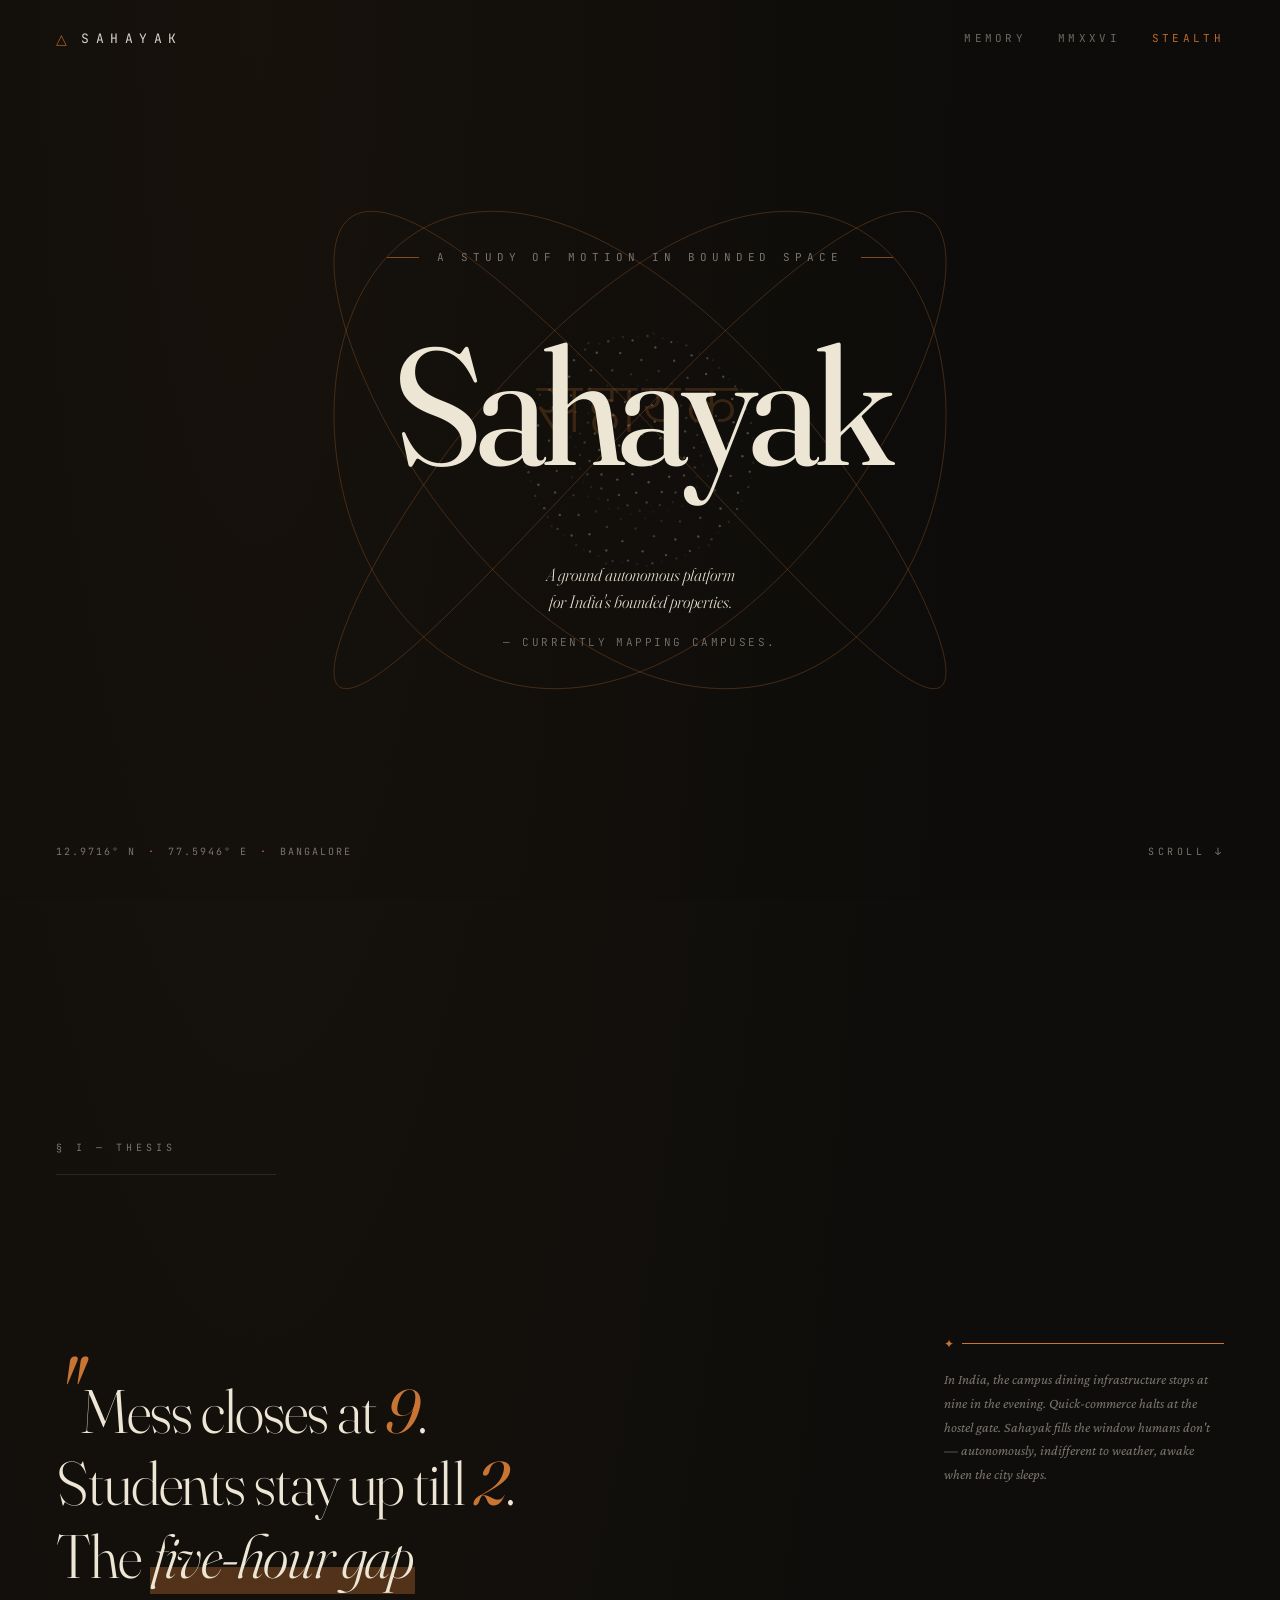
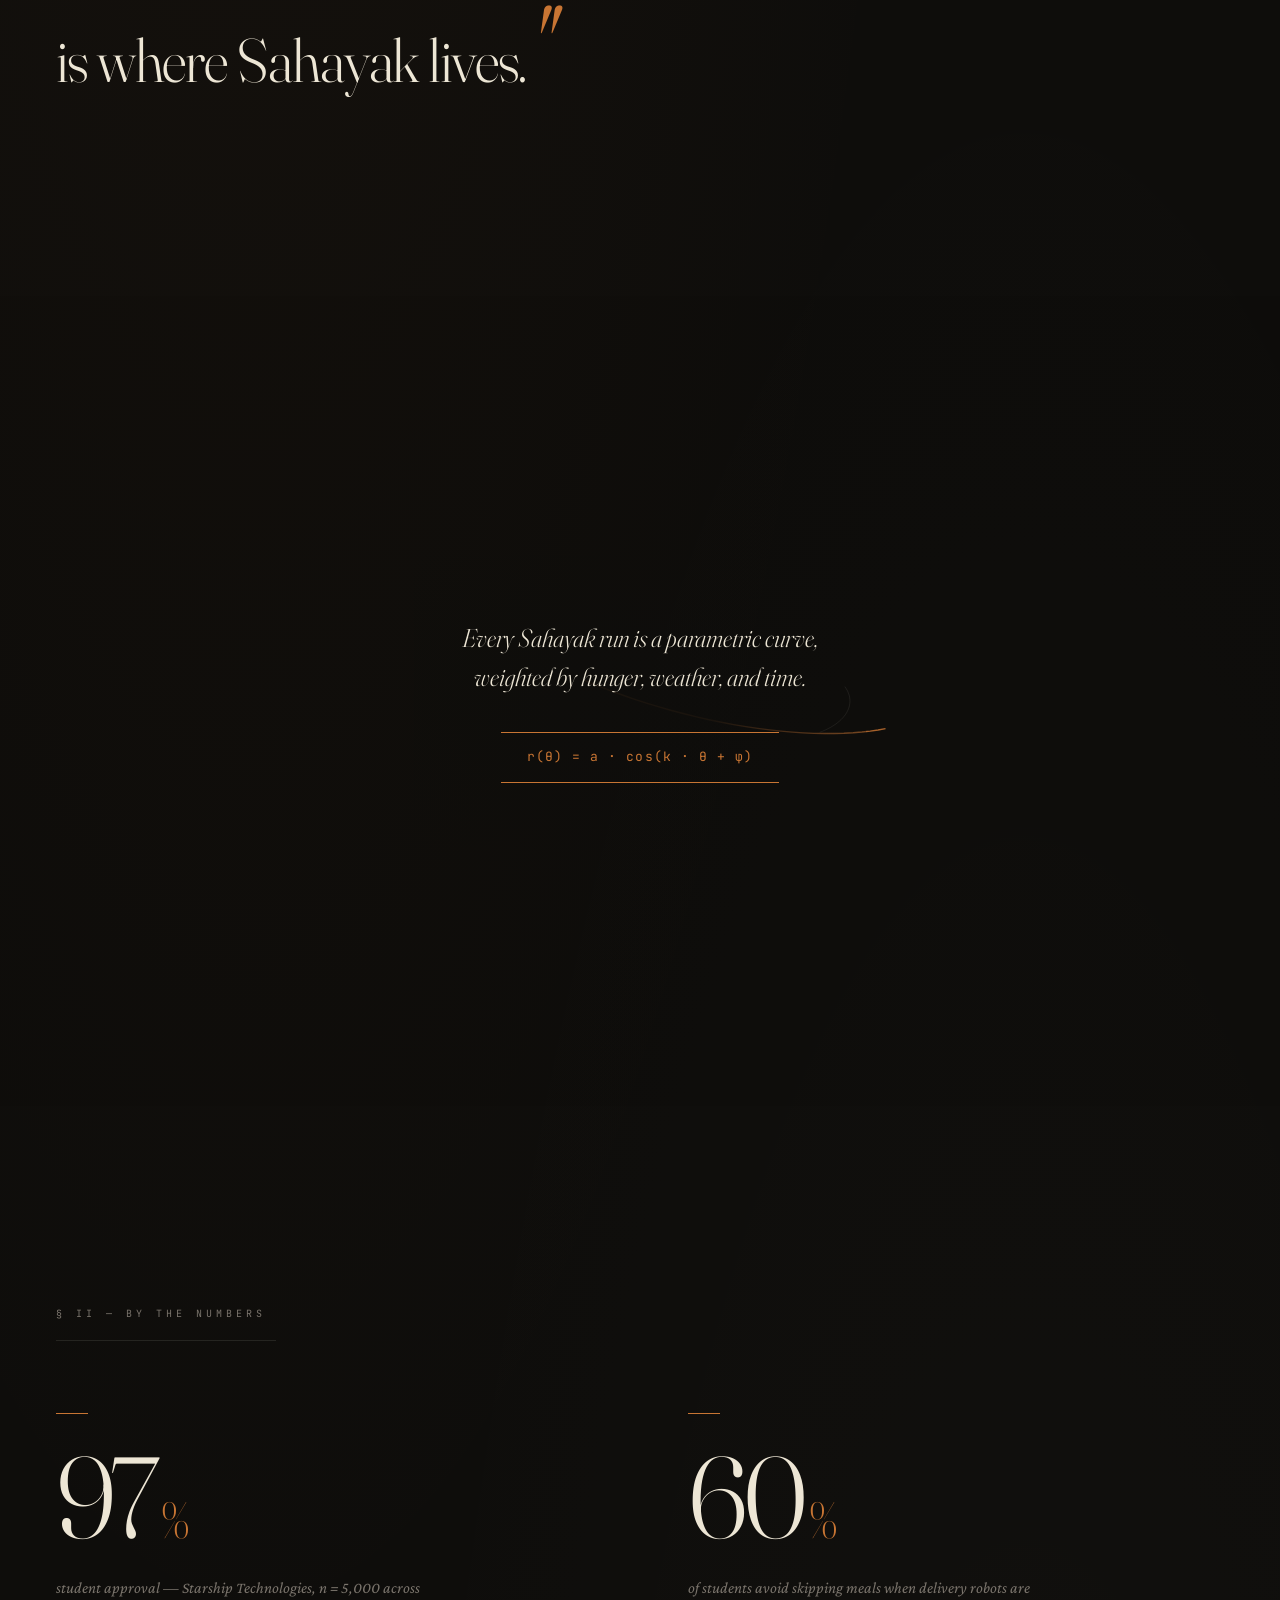
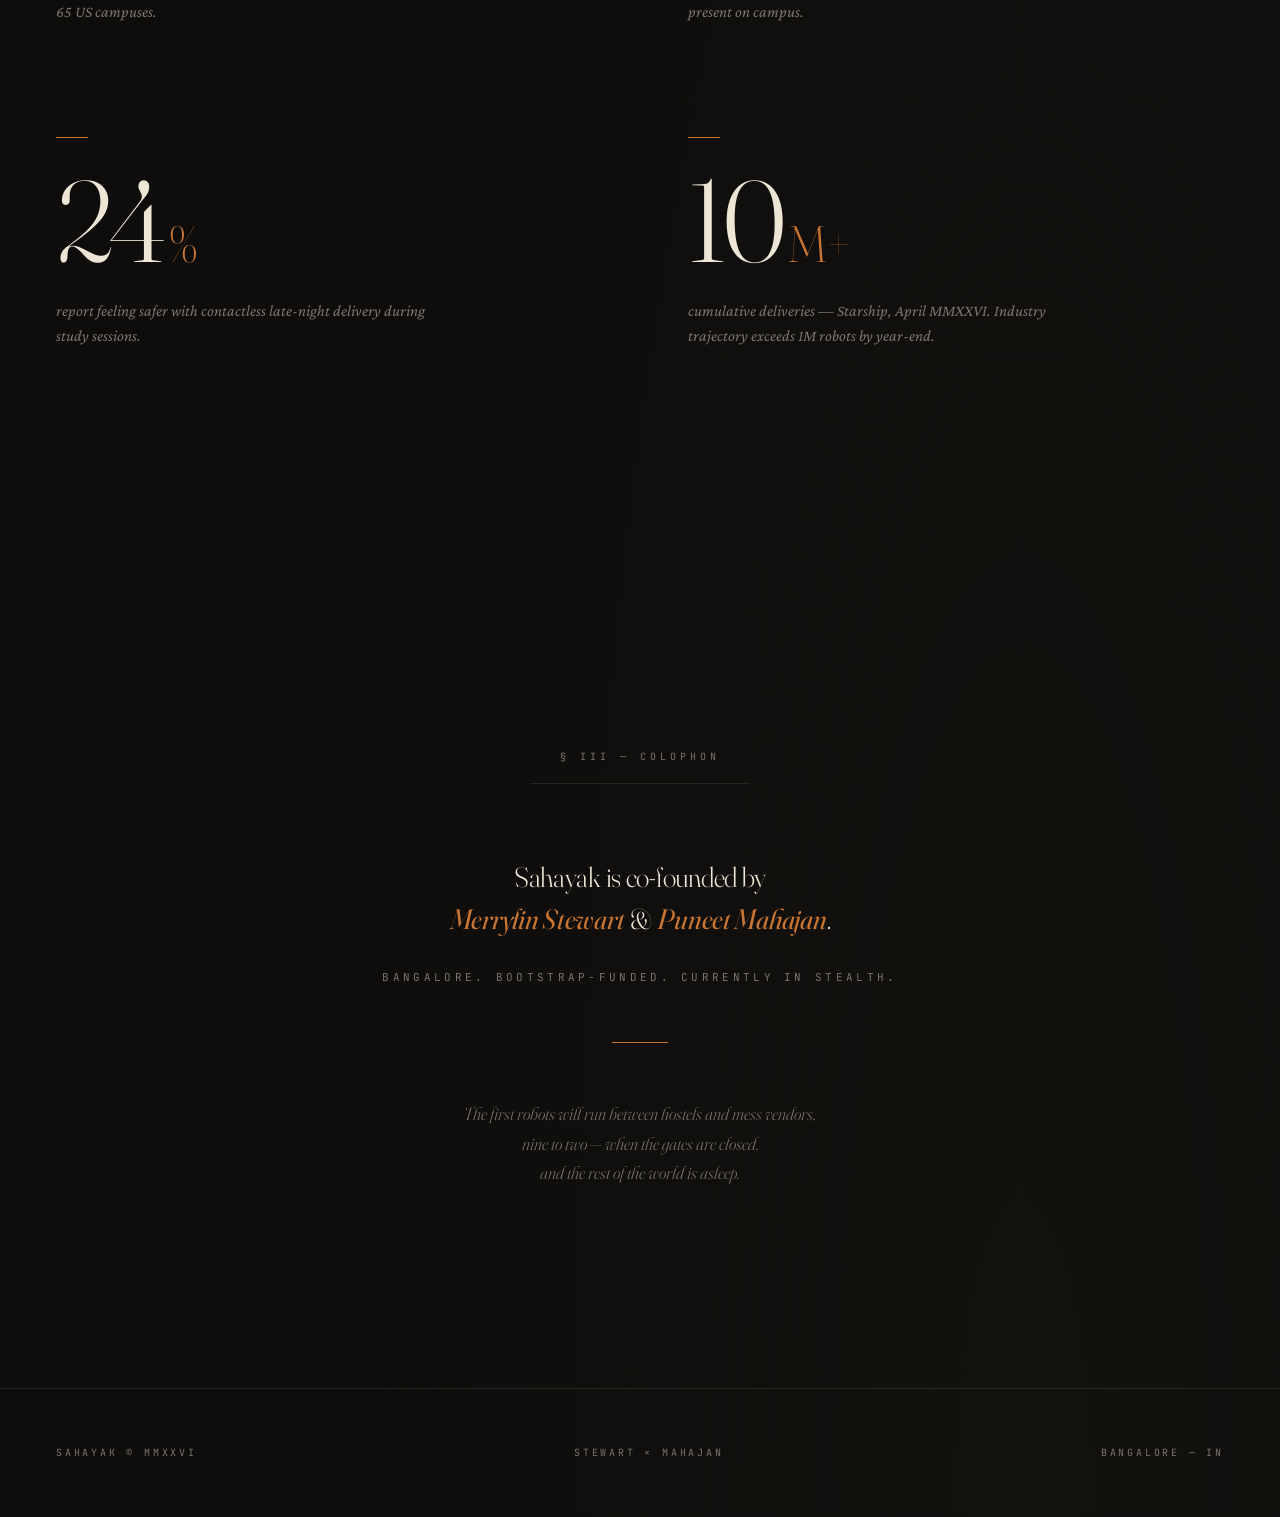
<file: index.html>
<!DOCTYPE html>
<html lang="en">
<head>
  <meta charset="UTF-8">
  <meta name="viewport" content="width=device-width, initial-scale=1.0">
  <title>Sahayak — Cartography of Motion</title>
  <meta name="description" content="A ground autonomous platform for India's bounded properties. Currently mapping campuses.">
  <meta property="og:title" content="Sahayak — Cartography of Motion">
  <meta property="og:description" content="A ground autonomous platform for India's bounded properties.">
  <meta property="og:type" content="website">
  <link rel="preconnect" href="https://fonts.googleapis.com">
  <link rel="preconnect" href="https://fonts.gstatic.com" crossorigin>
  <link href="https://fonts.googleapis.com/css2?family=Fraunces:opsz,wght@9..144,200..700&family=Crimson+Pro:ital,wght@0,300..600;1,300..600&family=JetBrains+Mono:wght@300;400&family=Mukta:wght@200;300&display=swap" rel="stylesheet">
  <link rel="stylesheet" href="style.css">
</head>
<body>
  <canvas id="cursor-canvas" aria-hidden="true"></canvas>

  <header class="site-header">
    <div class="wordmark">
      <span class="mark" aria-hidden="true">△</span>
      <span class="brand">SAHAYAK</span>
    </div>
    <nav>
      <a href="timeline.html" class="nav-item">Memory</a>
      <span class="nav-item">MMXXVI</span>
      <span class="nav-item accent">Stealth</span>
    </nav>
  </header>

  <section class="hero">
    <canvas id="hero-canvas" aria-hidden="true"></canvas>
    <div class="hero-content reveal">
      <div class="hero-meta">A study of motion in bounded space</div>
      <h1 class="hero-title">
        <span class="latin">Sahayak</span>
        <span class="devanagari">सहायक</span>
      </h1>
      <p class="hero-tagline">
        A ground autonomous platform<br>
        for India's bounded properties.<br>
        <span class="meta">— currently mapping campuses.</span>
      </p>
    </div>
    <div class="hero-coordinates">
      <span>12.9716°&nbsp;N</span>
      <span class="dot">·</span>
      <span>77.5946°&nbsp;E</span>
      <span class="dot">·</span>
      <span>Bangalore</span>
    </div>
    <div class="hero-scroll-hint">scroll&nbsp;↓</div>
  </section>

  <section class="thesis">
    <div class="section-marker">§&nbsp;I&nbsp;—&nbsp;Thesis</div>
    <p class="pullquote reveal">
      <span class="quote-mark">"</span>Mess closes at <span class="num">9</span>.<br>
      Students stay up till <span class="num">2</span>.<br>
      The <span class="emphasis">five-hour gap</span><br>
      is where Sahayak lives.<span class="quote-mark closing">"</span>
    </p>
    <aside class="margin-note reveal">
      In India, the campus dining infrastructure stops at nine in the evening. Quick-commerce halts at the hostel gate. Sahayak fills the window humans don't — autonomously, indifferent to weather, awake when the city sleeps.
    </aside>
  </section>

  <section class="math-interlude">
    <canvas id="math-canvas" aria-hidden="true"></canvas>
    <div class="math-text reveal">
      <p class="caption">
        Every Sahayak run is a parametric curve,<br>
        weighted by hunger, weather, and time.
      </p>
      <p class="formula">r(θ)&nbsp;=&nbsp;a&nbsp;·&nbsp;cos(k&nbsp;·&nbsp;θ&nbsp;+&nbsp;φ)</p>
    </div>
  </section>

  <section class="numbers">
    <div class="section-marker">§&nbsp;II&nbsp;—&nbsp;By the numbers</div>
    <div class="stat-grid">
      <div class="stat reveal">
        <div class="number-wrap">
          <span class="number" data-target="97">0</span>
          <span class="unit">%</span>
        </div>
        <div class="caption">student approval&nbsp;— Starship Technologies, n&nbsp;=&nbsp;5,000 across 65 US campuses.</div>
      </div>
      <div class="stat reveal">
        <div class="number-wrap">
          <span class="number" data-target="60">0</span>
          <span class="unit">%</span>
        </div>
        <div class="caption">of students avoid skipping meals when delivery robots are present on campus.</div>
      </div>
      <div class="stat reveal">
        <div class="number-wrap">
          <span class="number" data-target="24">0</span>
          <span class="unit">%</span>
        </div>
        <div class="caption">report feeling safer with contactless late-night delivery during study sessions.</div>
      </div>
      <div class="stat reveal">
        <div class="number-wrap">
          <span class="number" data-target="10">0</span>
          <span class="unit">M+</span>
        </div>
        <div class="caption">cumulative deliveries — Starship, April&nbsp;MMXXVI. Industry trajectory exceeds 1M robots by year-end.</div>
      </div>
    </div>
  </section>

  <section class="colophon">
    <div class="section-marker">§&nbsp;III&nbsp;—&nbsp;Colophon</div>
    <div class="colophon-body reveal">
      <p class="lede">
        Sahayak is co-founded by<br>
        <em>Merrylin&nbsp;Stewart</em> &amp; <em>Puneet&nbsp;Mahajan</em>.
      </p>
      <p class="sublede">Bangalore. Bootstrap-funded. Currently in stealth.</p>
      <hr class="rule">
      <p class="footnote">
        The first robots will run between hostels and mess vendors,<br>
        nine to two — when the gates are closed,<br>
        and the rest of the world is asleep.
      </p>
    </div>
  </section>

  <footer>
    <div class="footer-row">
      <span>Sahayak © MMXXVI</span>
      <span class="footer-center">Stewart × Mahajan</span>
      <span>Bangalore — IN</span>
    </div>
  </footer>

  <script src="script.js"></script>
</body>
</html>
</file>
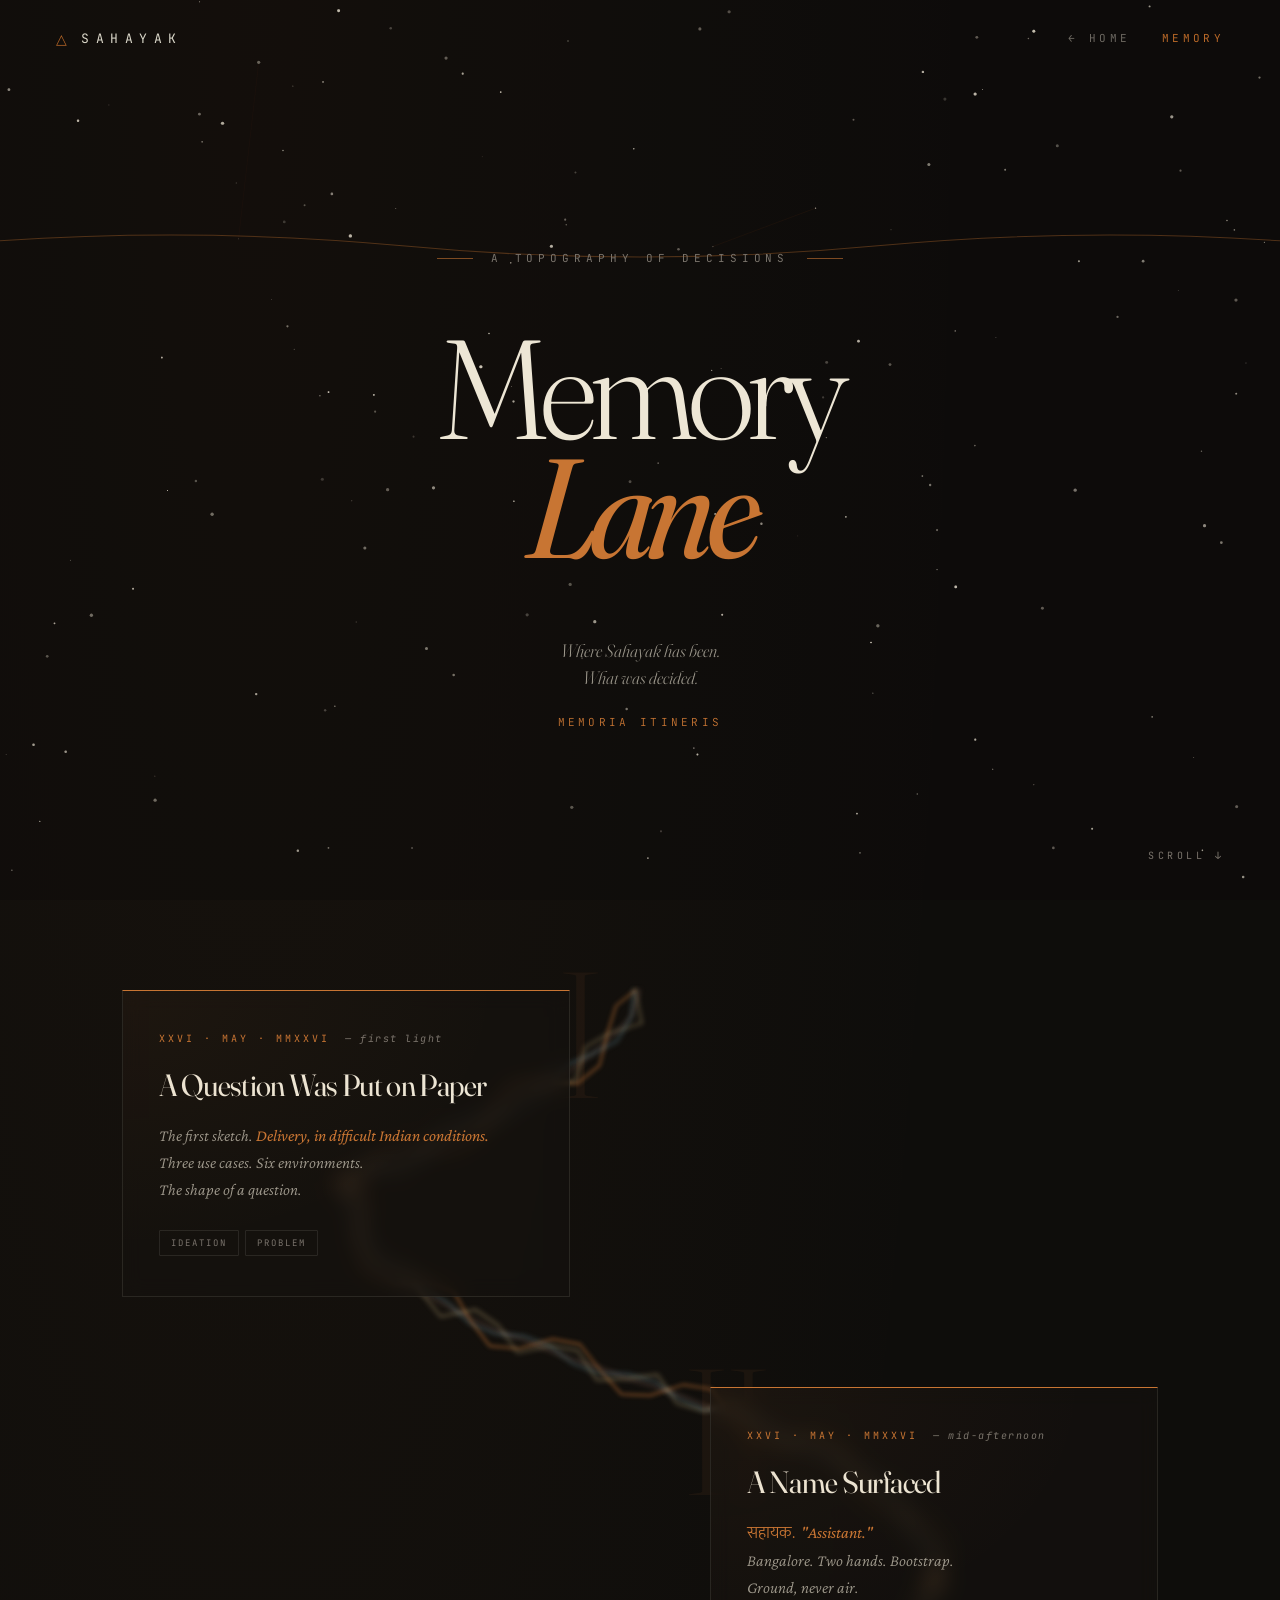
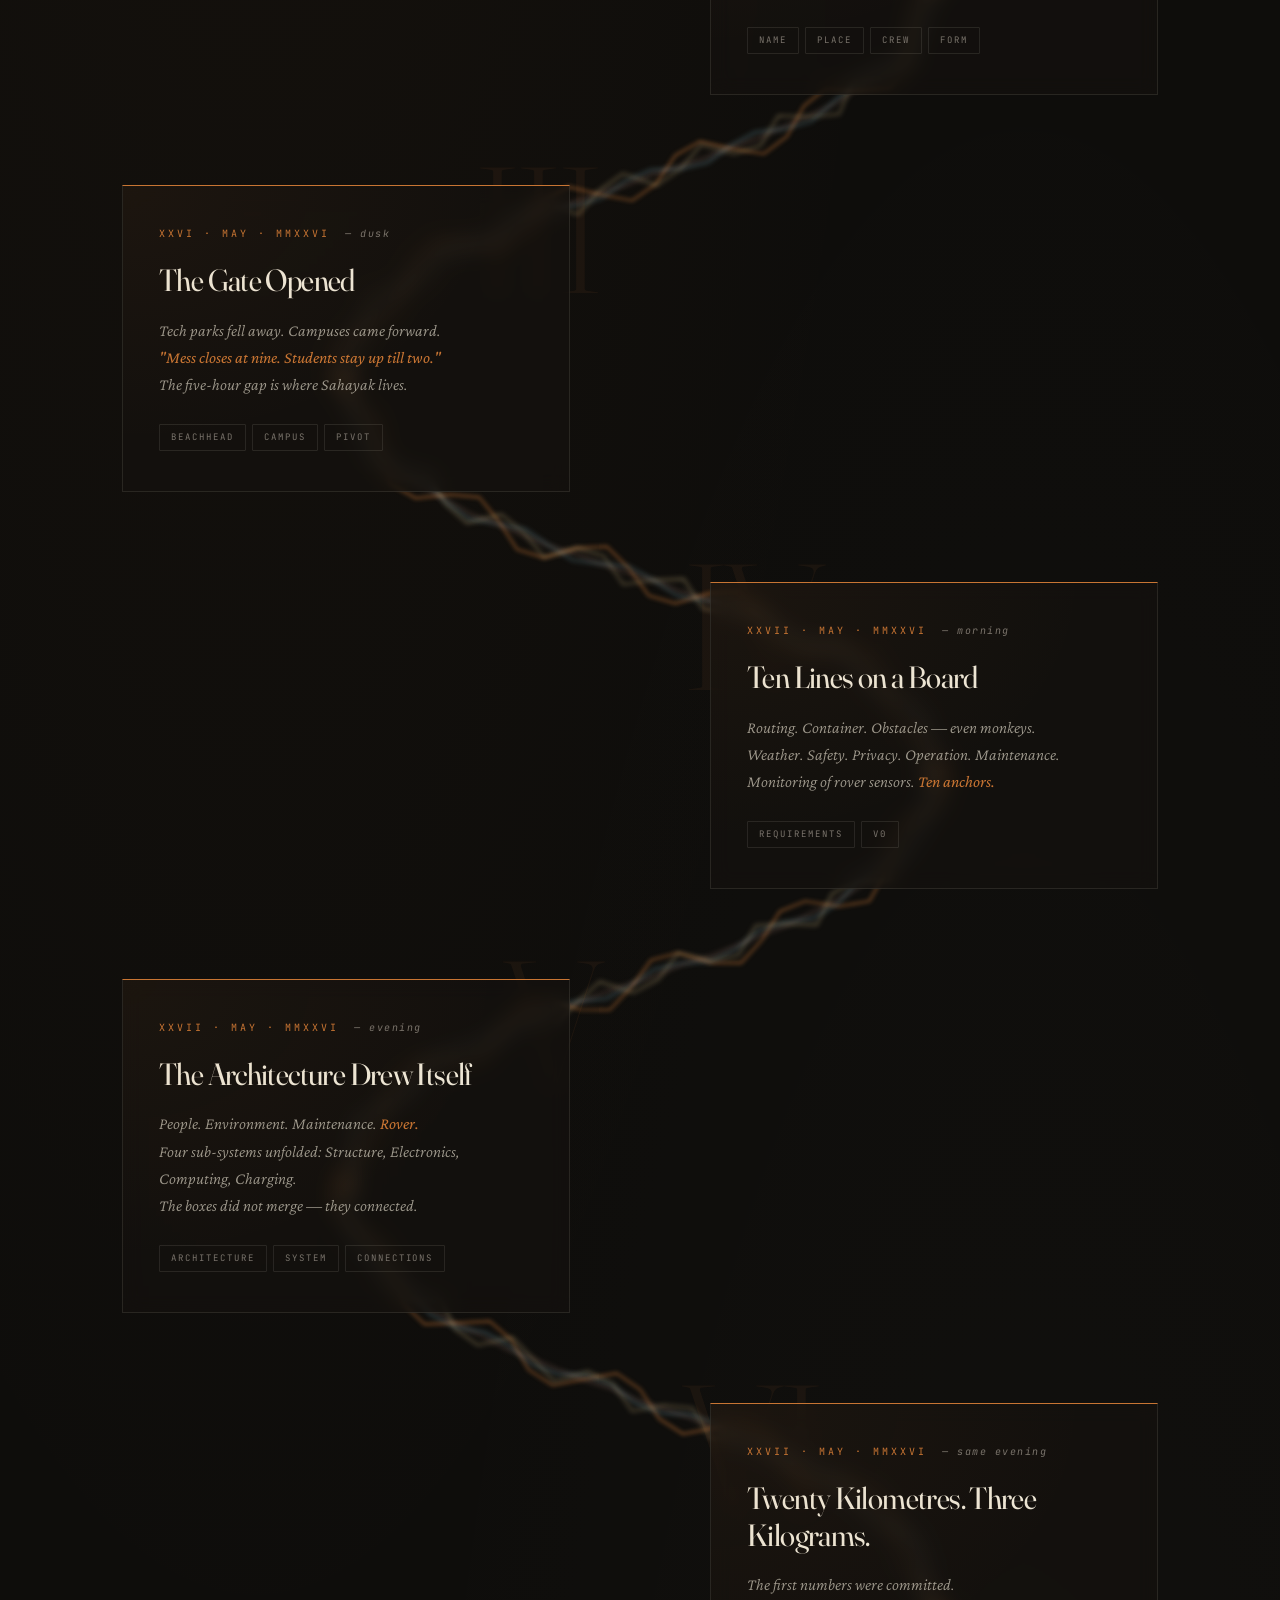
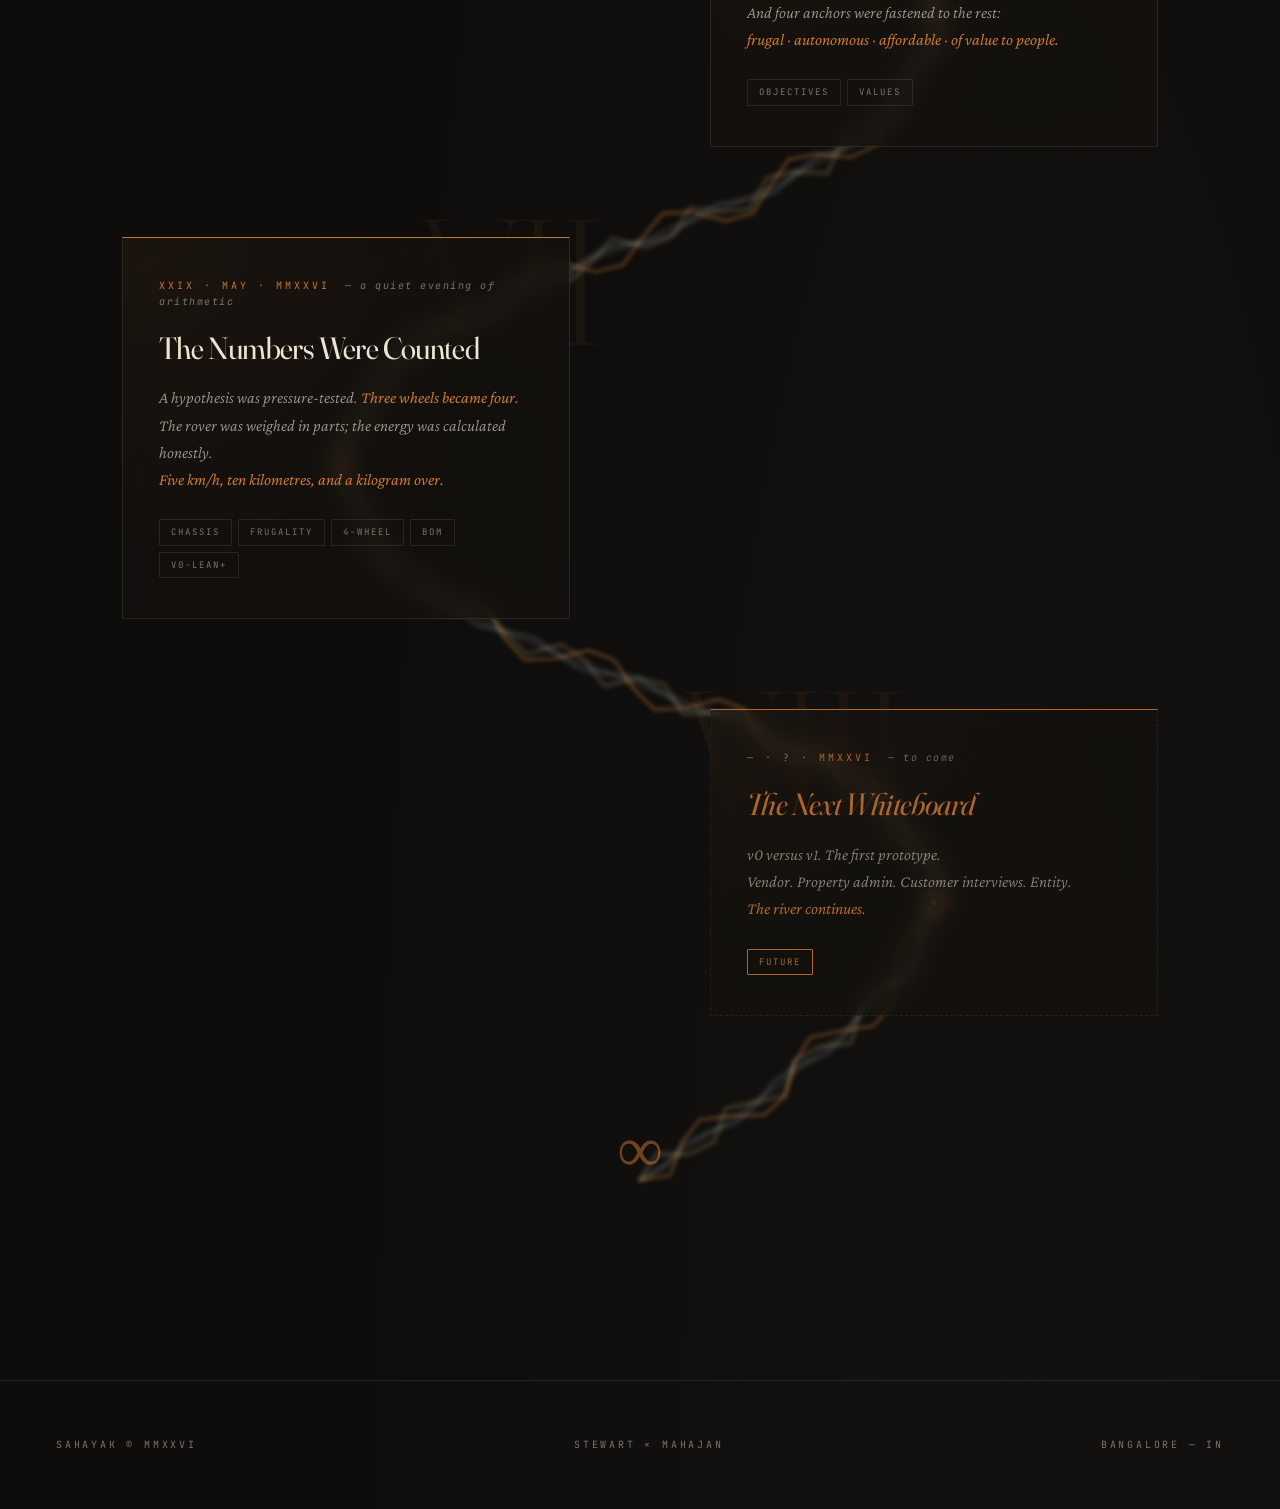
<file: timeline.html>
<!DOCTYPE html>
<html lang="en">
<head>
  <meta charset="UTF-8">
  <meta name="viewport" content="width=device-width, initial-scale=1.0">
  <title>Sahayak — Memory Lane</title>
  <meta name="description" content="Where Sahayak has been. A topography of decisions.">
  <meta property="og:title" content="Sahayak — Memory Lane">
  <meta property="og:description" content="A topography of decisions.">
  <link rel="preconnect" href="https://fonts.googleapis.com">
  <link rel="preconnect" href="https://fonts.gstatic.com" crossorigin>
  <link href="https://fonts.googleapis.com/css2?family=Fraunces:opsz,wght@9..144,200..700&family=Crimson+Pro:ital,wght@0,300..600;1,300..600&family=JetBrains+Mono:wght@300;400&family=Mukta:wght@200;300&display=swap" rel="stylesheet">
  <link rel="stylesheet" href="style.css">
  <link rel="stylesheet" href="timeline.css">
</head>
<body class="timeline-page">
  <canvas id="cursor-canvas" aria-hidden="true"></canvas>
  <canvas id="stars-canvas" aria-hidden="true"></canvas>

  <header class="site-header">
    <a class="wordmark" href="index.html">
      <span class="mark" aria-hidden="true">△</span>
      <span class="brand">SAHAYAK</span>
    </a>
    <nav>
      <a href="index.html" class="nav-item">← Home</a>
      <span class="nav-item accent">Memory</span>
    </nav>
  </header>

  <section class="timeline-hero">
    <div class="horizon-line" aria-hidden="true">
      <svg viewBox="0 0 1200 60" preserveAspectRatio="none">
        <path d="M 0 30 Q 200 8, 400 30 T 800 30 T 1200 30" fill="none" stroke="rgba(200,117,51,0.35)" stroke-width="1"/>
      </svg>
    </div>
    <div class="hero-meta">A topography of decisions</div>
    <h1 class="timeline-title">
      <span class="word-1">Memory</span>
      <span class="word-2">Lane</span>
    </h1>
    <p class="subtitle">
      Where Sahayak has been.<br>
      What was decided.<br>
      <span class="latin">memoria itineris</span>
    </p>
    <div class="hero-scroll-hint">scroll&nbsp;↓</div>
  </section>

  <section class="timeline-track">
    <svg class="river" id="river-svg" aria-hidden="true"></svg>

    <article class="milestone left" data-index="1">
      <div class="numeral" aria-hidden="true">I</div>
      <div class="milestone-card">
        <div class="milestone-date">XXVI&nbsp;·&nbsp;MAY&nbsp;·&nbsp;MMXXVI <span class="moment">— first light</span></div>
        <h3 class="milestone-title">A Question Was Put on Paper</h3>
        <p class="milestone-body">
          The first sketch. <em>Delivery, in difficult Indian conditions.</em><br>
          Three use cases. Six environments.<br>
          The shape of a question.
        </p>
        <div class="milestone-tags">
          <span class="tag">ideation</span>
          <span class="tag">problem</span>
        </div>
      </div>
    </article>

    <article class="milestone right" data-index="2">
      <div class="numeral" aria-hidden="true">II</div>
      <div class="milestone-card">
        <div class="milestone-date">XXVI&nbsp;·&nbsp;MAY&nbsp;·&nbsp;MMXXVI <span class="moment">— mid-afternoon</span></div>
        <h3 class="milestone-title">A Name Surfaced</h3>
        <p class="milestone-body">
          <span class="devanagari-inline">सहायक.</span>&nbsp; <em>"Assistant."</em><br>
          Bangalore. Two hands. Bootstrap.<br>
          Ground, never air.
        </p>
        <div class="milestone-tags">
          <span class="tag">name</span>
          <span class="tag">place</span>
          <span class="tag">crew</span>
          <span class="tag">form</span>
        </div>
      </div>
    </article>

    <article class="milestone left" data-index="3">
      <div class="numeral" aria-hidden="true">III</div>
      <div class="milestone-card">
        <div class="milestone-date">XXVI&nbsp;·&nbsp;MAY&nbsp;·&nbsp;MMXXVI <span class="moment">— dusk</span></div>
        <h3 class="milestone-title">The Gate Opened</h3>
        <p class="milestone-body">
          Tech parks fell away. Campuses came forward.<br>
          <em>"Mess closes at nine. Students stay up till two."</em><br>
          The five-hour gap is where Sahayak lives.
        </p>
        <div class="milestone-tags">
          <span class="tag">beachhead</span>
          <span class="tag">campus</span>
          <span class="tag">pivot</span>
        </div>
      </div>
    </article>

    <article class="milestone right" data-index="4">
      <div class="numeral" aria-hidden="true">IV</div>
      <div class="milestone-card">
        <div class="milestone-date">XXVII&nbsp;·&nbsp;MAY&nbsp;·&nbsp;MMXXVI <span class="moment">— morning</span></div>
        <h3 class="milestone-title">Ten Lines on a Board</h3>
        <p class="milestone-body">
          Routing. Container. Obstacles — even monkeys.<br>
          Weather. Safety. Privacy. Operation. Maintenance.<br>
          Monitoring of rover sensors. <em>Ten anchors.</em>
        </p>
        <div class="milestone-tags">
          <span class="tag">requirements</span>
          <span class="tag">v0</span>
        </div>
      </div>
    </article>

    <article class="milestone left" data-index="5">
      <div class="numeral" aria-hidden="true">V</div>
      <div class="milestone-card">
        <div class="milestone-date">XXVII&nbsp;·&nbsp;MAY&nbsp;·&nbsp;MMXXVI <span class="moment">— evening</span></div>
        <h3 class="milestone-title">The Architecture Drew Itself</h3>
        <p class="milestone-body">
          People. Environment. Maintenance. <em>Rover.</em><br>
          Four sub-systems unfolded: Structure, Electronics, Computing, Charging.<br>
          The boxes did not merge — they connected.
        </p>
        <div class="milestone-tags">
          <span class="tag">architecture</span>
          <span class="tag">system</span>
          <span class="tag">connections</span>
        </div>
      </div>
    </article>

    <article class="milestone right" data-index="6">
      <div class="numeral" aria-hidden="true">VI</div>
      <div class="milestone-card">
        <div class="milestone-date">XXVII&nbsp;·&nbsp;MAY&nbsp;·&nbsp;MMXXVI <span class="moment">— same evening</span></div>
        <h3 class="milestone-title">Twenty Kilometres. Three Kilograms.</h3>
        <p class="milestone-body">
          The first numbers were committed.<br>
          And four anchors were fastened to the rest:<br>
          <em>frugal · autonomous · affordable · of value to people.</em>
        </p>
        <div class="milestone-tags">
          <span class="tag">objectives</span>
          <span class="tag">values</span>
        </div>
      </div>
    </article>

    <article class="milestone left" data-index="7">
      <div class="numeral" aria-hidden="true">VII</div>
      <div class="milestone-card">
        <div class="milestone-date">XXIX&nbsp;·&nbsp;MAY&nbsp;·&nbsp;MMXXVI <span class="moment">— a quiet evening of arithmetic</span></div>
        <h3 class="milestone-title">The Numbers Were Counted</h3>
        <p class="milestone-body">
          A hypothesis was pressure-tested. <em>Three wheels became four.</em><br>
          The rover was weighed in parts; the energy was calculated honestly.<br>
          <em>Five km/h, ten kilometres, and a kilogram over.</em>
        </p>
        <div class="milestone-tags">
          <span class="tag">chassis</span>
          <span class="tag">frugality</span>
          <span class="tag">4-wheel</span>
          <span class="tag">BOM</span>
          <span class="tag">v0-lean+</span>
        </div>
      </div>
    </article>

    <article class="milestone right future" data-index="8">
      <div class="numeral" aria-hidden="true">VIII</div>
      <div class="milestone-card future-card">
        <div class="milestone-date">—&nbsp;·&nbsp;?&nbsp;·&nbsp;MMXXVI <span class="moment">— to come</span></div>
        <h3 class="milestone-title">The Next Whiteboard</h3>
        <p class="milestone-body">
          v0 versus v1. The first prototype.<br>
          Vendor. Property admin. Customer interviews. Entity.<br>
          <em>The river continues.</em>
        </p>
        <div class="milestone-tags">
          <span class="tag future-tag">future</span>
        </div>
      </div>
    </article>

    <div class="river-end" aria-hidden="true">∞</div>
  </section>

  <!-- Detail modal — populated by JS from milestoneData -->
  <div class="modal" id="memory-modal" aria-hidden="true" role="dialog" aria-labelledby="modal-title">
    <div class="modal-backdrop"></div>
    <article class="modal-content">
      <button class="modal-close" aria-label="Close">
        <svg viewBox="0 0 24 24" fill="none" stroke="currentColor" stroke-width="1.4" aria-hidden="true">
          <line x1="6" y1="6" x2="18" y2="18"/>
          <line x1="18" y1="6" x2="6" y2="18"/>
        </svg>
      </button>
      <div class="modal-numeral" id="modal-numeral" aria-hidden="true">I</div>
      <div class="modal-date" id="modal-date"></div>
      <h2 class="modal-title" id="modal-title"></h2>
      <div class="modal-body" id="modal-body"></div>
      <div class="modal-tags" id="modal-tags"></div>
    </article>
  </div>

  <footer>
    <div class="footer-row">
      <span>Sahayak © MMXXVI</span>
      <span class="footer-center">Stewart × Mahajan</span>
      <span>Bangalore — IN</span>
    </div>
  </footer>

  <script src="script.js"></script>
  <script src="timeline.js"></script>
</body>
</html>
</file>
<file: style.css>
/* =========================================================
   Sahayak — Cartography of Motion
   Editorial-scholarly meets parametric geometry.
   ========================================================= */

:root {
  --bg: #0E0D0B;
  --bg-2: #15130F;
  --fg: #EDE6D5;
  --fg-dim: rgba(237, 230, 213, 0.65);
  --accent: #C87533;
  --accent-soft: rgba(200, 117, 51, 0.35);
  --accent-faint: rgba(200, 117, 51, 0.12);
  --muted: #7A746C;
  --muted-line: rgba(237, 230, 213, 0.10);
  --max-w: 1280px;
  --pad: 56px;
  --ease: cubic-bezier(0.16, 1, 0.3, 1);
}

*, *::before, *::after { margin: 0; padding: 0; box-sizing: border-box; }

html { scroll-behavior: smooth; }

html, body {
  background: var(--bg);
  color: var(--fg);
  font-family: 'Crimson Pro', 'EB Garamond', Georgia, serif;
  font-size: 18px;
  line-height: 1.6;
  overflow-x: hidden;
  -webkit-font-smoothing: antialiased;
  -moz-osx-font-smoothing: grayscale;
  text-rendering: optimizeLegibility;
}

body {
  cursor: crosshair;
  background:
    radial-gradient(ellipse at 20% 0%, rgba(200, 117, 51, 0.05) 0%, transparent 50%),
    radial-gradient(ellipse at 80% 100%, rgba(237, 230, 213, 0.02) 0%, transparent 50%),
    var(--bg);
}

::selection {
  background: var(--accent);
  color: var(--bg);
}

a {
  color: var(--accent);
  text-decoration: none;
  border-bottom: 1px solid var(--accent-soft);
  transition: border-color 0.4s var(--ease);
}
a:hover { border-color: var(--accent); }

/* --- Cursor canvas --- */
#cursor-canvas {
  position: fixed;
  inset: 0;
  pointer-events: none;
  z-index: 100;
}

/* --- Header --- */
.site-header {
  position: fixed;
  top: 0; left: 0; right: 0;
  padding: 28px var(--pad);
  display: flex;
  justify-content: space-between;
  align-items: center;
  z-index: 50;
  mix-blend-mode: difference;
}

.wordmark {
  display: flex;
  align-items: center;
  gap: 14px;
}

.wordmark .mark {
  color: var(--accent);
  font-size: 14px;
  display: inline-block;
  transform-origin: center;
  animation: mark-pulse 4.2s var(--ease) infinite;
}

@keyframes mark-pulse {
  0%, 100% { opacity: 1; transform: scale(1) rotate(0deg); }
  50%      { opacity: 0.45; transform: scale(0.78) rotate(180deg); }
}

.wordmark .brand {
  font-family: 'JetBrains Mono', monospace;
  font-size: 13px;
  letter-spacing: 0.5em;
  font-weight: 400;
}

.site-header nav {
  display: flex;
  gap: 32px;
  font-family: 'JetBrains Mono', monospace;
  font-size: 11px;
  letter-spacing: 0.3em;
  color: var(--muted);
  text-transform: uppercase;
}

.nav-item.accent { color: var(--accent); }

/* Anchor used inside nav — kill underline + accent override from base `a` rule */
.site-header nav a.nav-item {
  color: var(--muted);
  border-bottom: none;
  text-decoration: none;
  transition: color 0.4s var(--ease);
}
.site-header nav a.nav-item:hover { color: var(--accent); }

/* --- Section markers --- */
.section-marker {
  font-family: 'JetBrains Mono', monospace;
  font-size: 10px;
  letter-spacing: 0.4em;
  color: var(--muted);
  text-transform: uppercase;
  margin-bottom: 72px;
  padding-bottom: 18px;
  border-bottom: 1px solid var(--muted-line);
  max-width: 220px;
}

/* =========================================================
   HERO
   ========================================================= */
.hero {
  position: relative;
  height: 100vh;
  min-height: 720px;
  display: flex;
  align-items: center;
  justify-content: center;
  overflow: hidden;
}

#hero-canvas {
  position: absolute;
  inset: 0;
  width: 100%;
  height: 100%;
  z-index: 1;
}

.hero-content {
  position: relative;
  z-index: 2;
  text-align: center;
  padding: 0 24px;
}

.hero-meta {
  font-family: 'JetBrains Mono', monospace;
  font-size: 11px;
  letter-spacing: 0.45em;
  color: var(--muted);
  text-transform: uppercase;
  margin-bottom: 56px;
  position: relative;
}

.hero-meta::before,
.hero-meta::after {
  content: '';
  display: inline-block;
  width: 32px;
  height: 1px;
  background: var(--accent);
  vertical-align: middle;
  margin: 0 18px;
  opacity: 0.6;
}

.hero-title {
  position: relative;
  line-height: 1;
  display: inline-block;
}

.hero-title .latin {
  display: block;
  font-family: 'Fraunces', serif;
  font-weight: 400;
  font-size: clamp(72px, 13vw, 200px);
  letter-spacing: -0.045em;
  font-variation-settings: "opsz" 144, "SOFT" 30;
  position: relative;
  z-index: 3;
}

.hero-title .devanagari {
  display: block;
  position: absolute;
  top: 32%;
  left: 50%;
  transform: translateX(-50%);
  font-family: 'Mukta', sans-serif;
  font-size: clamp(36px, 5.5vw, 84px);
  color: var(--accent);
  opacity: 0.22;
  font-weight: 200;
  z-index: 1;
  letter-spacing: 0.08em;
  white-space: nowrap;
  pointer-events: none;
}

.hero-tagline {
  margin-top: 72px;
  font-family: 'Fraunces', serif;
  font-style: italic;
  font-weight: 300;
  font-variation-settings: "opsz" 144;
  font-size: clamp(17px, 1.4vw, 21px);
  line-height: 1.55;
  color: var(--fg);
  max-width: 480px;
  margin-left: auto;
  margin-right: auto;
}

.hero-tagline .meta {
  display: block;
  margin-top: 18px;
  font-style: normal;
  color: var(--muted);
  font-family: 'JetBrains Mono', monospace;
  font-size: 11px;
  letter-spacing: 0.22em;
  text-transform: uppercase;
}

.hero-coordinates {
  position: absolute;
  bottom: 40px;
  left: var(--pad);
  display: flex;
  gap: 12px;
  font-family: 'JetBrains Mono', monospace;
  font-size: 10px;
  letter-spacing: 0.2em;
  color: var(--muted);
  z-index: 2;
  text-transform: uppercase;
}

.hero-coordinates .dot { color: var(--accent); }

.hero-scroll-hint {
  position: absolute;
  bottom: 40px;
  right: var(--pad);
  font-family: 'JetBrains Mono', monospace;
  font-size: 10px;
  letter-spacing: 0.35em;
  color: var(--muted);
  z-index: 2;
  text-transform: uppercase;
  animation: scroll-hint 2.4s var(--ease) infinite;
}

@keyframes scroll-hint {
  0%, 100% { transform: translateY(0); opacity: 0.6; }
  50%      { transform: translateY(8px); opacity: 1; }
}

/* =========================================================
   THESIS
   ========================================================= */
.thesis {
  position: relative;
  padding: 240px var(--pad) 200px;
  max-width: var(--max-w);
  margin: 0 auto;
  display: grid;
  grid-template-columns: 1fr 280px;
  gap: 96px;
  align-items: start;
}

.thesis .section-marker {
  grid-column: 1 / -1;
}

.pullquote {
  font-family: 'Fraunces', serif;
  font-weight: 300;
  font-variation-settings: "opsz" 144;
  font-size: clamp(36px, 4.8vw, 64px);
  line-height: 1.18;
  letter-spacing: -0.018em;
  max-width: 900px;
}

.pullquote .quote-mark {
  font-size: 1.4em;
  color: var(--accent);
  vertical-align: 0.1em;
  margin-right: 0.05em;
  font-style: italic;
  font-weight: 400;
}

.pullquote .quote-mark.closing {
  margin-right: 0;
  margin-left: 0.05em;
}

.pullquote .num {
  font-style: italic;
  color: var(--accent);
  font-variation-settings: "opsz" 144;
  font-weight: 400;
}

.pullquote .emphasis {
  font-style: italic;
  color: var(--fg);
  background-image: linear-gradient(transparent 65%, var(--accent-soft) 65%);
  padding: 0 2px;
}

.margin-note {
  font-family: 'Crimson Pro', serif;
  font-style: italic;
  font-size: 14px;
  line-height: 1.7;
  color: var(--muted);
  padding-top: 24px;
  border-top: 1px solid var(--accent);
  position: relative;
}

.margin-note::before {
  content: '✦';
  position: absolute;
  top: -10px;
  left: 0;
  font-size: 12px;
  color: var(--accent);
  background: var(--bg);
  padding-right: 8px;
  font-style: normal;
}

/* =========================================================
   MATH INTERLUDE
   ========================================================= */
.math-interlude {
  position: relative;
  height: 90vh;
  min-height: 600px;
  padding: 0 var(--pad);
  display: flex;
  flex-direction: column;
  align-items: center;
  justify-content: center;
  overflow: hidden;
}

#math-canvas {
  position: absolute;
  inset: 0;
  width: 100%;
  height: 100%;
  z-index: 1;
}

.math-text {
  position: relative;
  z-index: 2;
  text-align: center;
  background: radial-gradient(ellipse at center, rgba(14, 13, 11, 0.92) 25%, rgba(14, 13, 11, 0.4) 65%, transparent 100%);
  padding: 64px 48px;
  max-width: 720px;
}

.math-text .caption {
  font-family: 'Fraunces', serif;
  font-style: italic;
  font-weight: 300;
  font-variation-settings: "opsz" 144;
  font-size: clamp(20px, 2vw, 28px);
  line-height: 1.5;
  color: var(--fg);
}

.math-text .formula {
  display: inline-block;
  margin-top: 36px;
  font-family: 'JetBrains Mono', monospace;
  font-style: normal;
  font-size: 13px;
  color: var(--accent);
  letter-spacing: 0.08em;
  padding: 14px 26px;
  border-top: 1px solid var(--accent);
  border-bottom: 1px solid var(--accent);
}

/* =========================================================
   NUMBERS
   ========================================================= */
.numbers {
  padding: 200px var(--pad);
  max-width: var(--max-w);
  margin: 0 auto;
}

.stat-grid {
  display: grid;
  grid-template-columns: repeat(2, 1fr);
  gap: 112px 96px;
}

.stat {
  position: relative;
}

.stat::before {
  content: '';
  display: block;
  width: 32px;
  height: 1px;
  background: var(--accent);
  margin-bottom: 32px;
}

.number-wrap {
  display: flex;
  align-items: baseline;
  gap: 6px;
}

.stat .number {
  font-family: 'Fraunces', serif;
  font-size: clamp(80px, 9vw, 144px);
  font-weight: 300;
  font-variation-settings: "opsz" 144;
  line-height: 0.88;
  letter-spacing: -0.045em;
  color: var(--fg);
  font-feature-settings: "tnum";
}

.stat .unit {
  font-family: 'Fraunces', serif;
  font-size: clamp(40px, 4vw, 56px);
  font-weight: 200;
  color: var(--accent);
  line-height: 1;
  font-variation-settings: "opsz" 144;
}

.stat .caption {
  font-family: 'Crimson Pro', serif;
  font-style: italic;
  font-size: 16px;
  color: var(--muted);
  margin-top: 28px;
  max-width: 380px;
  line-height: 1.55;
}

/* =========================================================
   COLOPHON
   ========================================================= */
.colophon {
  padding: 200px var(--pad);
  max-width: 760px;
  margin: 0 auto;
  text-align: center;
}

.colophon .section-marker {
  margin: 0 auto 72px;
  text-align: center;
}

.colophon-body { margin-top: 32px; }

.colophon .lede {
  font-family: 'Fraunces', serif;
  font-size: clamp(24px, 2.2vw, 32px);
  line-height: 1.5;
  font-weight: 300;
  font-variation-settings: "opsz" 144;
  letter-spacing: -0.01em;
}

.colophon em {
  font-style: italic;
  color: var(--accent);
  font-variation-settings: "opsz" 144;
  font-weight: 400;
}

.colophon .sublede {
  margin-top: 28px;
  font-family: 'JetBrains Mono', monospace;
  font-size: 11px;
  letter-spacing: 0.3em;
  color: var(--muted);
  text-transform: uppercase;
}

.colophon .rule {
  width: 56px;
  height: 1px;
  background: var(--accent);
  border: none;
  margin: 56px auto;
  position: relative;
}

.colophon .rule::before,
.colophon .rule::after {
  content: '';
  position: absolute;
  top: -2px;
  width: 3px;
  height: 3px;
  background: var(--accent);
  border-radius: 50%;
}

.colophon .rule::before { left: -8px; }
.colophon .rule::after  { right: -8px; }

.colophon .footnote {
  font-family: 'Fraunces', serif;
  font-style: italic;
  font-weight: 300;
  font-variation-settings: "opsz" 144;
  font-size: clamp(17px, 1.4vw, 21px);
  color: var(--muted);
  line-height: 1.65;
}

/* =========================================================
   FOOTER
   ========================================================= */
footer {
  padding: 56px var(--pad);
  border-top: 1px solid var(--muted-line);
}

.footer-row {
  display: flex;
  justify-content: space-between;
  align-items: center;
  font-family: 'JetBrains Mono', monospace;
  font-size: 10px;
  letter-spacing: 0.28em;
  color: var(--muted);
  text-transform: uppercase;
}

/* =========================================================
   REVEAL ON SCROLL
   ========================================================= */
.reveal {
  opacity: 0;
  transform: translateY(40px);
  transition: opacity 1.4s var(--ease), transform 1.4s var(--ease);
}

.reveal.visible {
  opacity: 1;
  transform: translateY(0);
}

/* =========================================================
   RESPONSIVE
   ========================================================= */
@media (max-width: 900px) {
  :root { --pad: 28px; }

  .site-header { padding: 18px 24px; }
  .hero-coordinates { left: 24px; bottom: 24px; }
  .hero-scroll-hint { right: 24px; bottom: 24px; }
  .hero-meta::before, .hero-meta::after { width: 18px; margin: 0 10px; }

  .thesis {
    padding: 140px 24px 100px;
    grid-template-columns: 1fr;
    gap: 48px;
  }

  .stat-grid {
    grid-template-columns: 1fr;
    gap: 72px;
  }

  .numbers, .colophon { padding: 120px 24px; }

  .math-text { padding: 40px 24px; }
}

@media (max-width: 480px) {
  body { font-size: 16px; }
  .hero-meta { font-size: 10px; letter-spacing: 0.3em; }
  .footer-row { flex-direction: column; gap: 12px; }
}

@media (prefers-reduced-motion: reduce) {
  *, *::before, *::after {
    animation-duration: 0.01ms !important;
    transition-duration: 0.01ms !important;
  }
  .reveal { opacity: 1; transform: none; }
}
</file>
<file: timeline.css>
/* =========================================================
   Sahayak — Memory Lane (timeline page)
   Surreal-editorial: a constellation, then a flowing river.
   ========================================================= */

.timeline-page {
  position: relative;
}

#stars-canvas {
  position: fixed;
  inset: 0;
  z-index: 0;
  pointer-events: none;
}

/* Home link in header */
.timeline-page .wordmark {
  text-decoration: none;
  border-bottom: none;
  color: inherit;
}

/* === HERO === */
.timeline-hero {
  position: relative;
  min-height: 100vh;
  display: flex;
  flex-direction: column;
  align-items: center;
  justify-content: center;
  padding: 140px 24px 56px;
  text-align: center;
  z-index: 2;
  overflow: hidden;
}

.horizon-line {
  position: absolute;
  top: 24%;
  left: -5%;
  right: -5%;
  height: 60px;
  pointer-events: none;
  animation: horizon-drift 18s ease-in-out infinite;
}

.horizon-line svg {
  width: 100%;
  height: 60px;
  display: block;
}

@keyframes horizon-drift {
  0%, 100% { transform: translateY(0) scaleX(1); }
  50%      { transform: translateY(14px) scaleX(1.04); }
}

.timeline-hero .hero-meta {
  font-family: 'JetBrains Mono', monospace;
  font-size: 11px;
  letter-spacing: 0.45em;
  color: var(--muted);
  text-transform: uppercase;
  margin-bottom: 56px;
  position: relative;
}

.timeline-hero .hero-meta::before,
.timeline-hero .hero-meta::after {
  content: '';
  display: inline-block;
  width: 36px;
  height: 1px;
  background: var(--accent);
  vertical-align: middle;
  margin: 0 18px;
  opacity: 0.6;
}

.timeline-title {
  font-family: 'Fraunces', serif;
  font-weight: 300;
  font-variation-settings: "opsz" 144, "SOFT" 30;
  font-size: clamp(72px, 11vw, 180px);
  letter-spacing: -0.05em;
  line-height: 0.92;
  display: flex;
  flex-direction: column;
  align-items: center;
}

.timeline-title .word-1 { color: var(--fg); }

.timeline-title .word-2 {
  font-style: italic;
  color: var(--accent);
  margin-top: -10px;
  font-weight: 400;
}

.timeline-hero .subtitle {
  margin-top: 64px;
  font-family: 'Fraunces', serif;
  font-style: italic;
  font-weight: 300;
  font-variation-settings: "opsz" 144;
  font-size: clamp(17px, 1.4vw, 21px);
  line-height: 1.55;
  color: var(--fg-dim);
  max-width: 420px;
}

.subtitle .latin {
  display: inline-block;
  margin-top: 22px;
  color: var(--accent);
  font-family: 'JetBrains Mono', monospace;
  font-style: normal;
  font-size: 11px;
  letter-spacing: 0.3em;
  text-transform: uppercase;
}

.timeline-hero .hero-scroll-hint {
  position: absolute;
  bottom: 36px;
  font-family: 'JetBrains Mono', monospace;
  font-size: 10px;
  letter-spacing: 0.35em;
  color: var(--muted);
  text-transform: uppercase;
  animation: scroll-hint 2.4s var(--ease) infinite;
}

/* === TIMELINE TRACK === */
.timeline-track {
  position: relative;
  max-width: 1100px;
  margin: 80px auto 200px;
  padding: 0 32px;
  z-index: 2;
}

.river {
  position: absolute;
  top: 0;
  left: 0;
  width: 100%;
  height: 100%;
  pointer-events: none;
  z-index: 1;
  overflow: visible;
}

.river .path-main {
  fill: none;
  stroke: rgba(200, 117, 51, 0.55);
  stroke-width: 1.6;
  stroke-linecap: round;
}

.river .node {
  fill: var(--accent);
  stroke: var(--bg);
  stroke-width: 4;
}

.river .pulse {
  fill: var(--accent);
  opacity: 0.18;
}

/* Sinusoidal wave layers along the path — elegant multi-color, breathing amplitude */
.river .wave {
  fill: none;
  stroke-linecap: round;
  mix-blend-mode: screen;
}
.river .wave-1 { stroke: #C87533; stroke-width: 1.4; filter: blur(2px);   opacity: 0.85; }
.river .wave-2 { stroke: #DCC287; stroke-width: 1.1; filter: blur(2.4px); opacity: 0.7;  }
.river .wave-3 { stroke: #6FA0AE; stroke-width: 1.2; filter: blur(2.6px); opacity: 0.7;  }
.river .wave-4 { stroke: #C68F7C; stroke-width: 1.0; filter: blur(2.8px); opacity: 0.6;  }

/* === MILESTONES === */
/* Default: visible. If JS runs, we add `.js` to <html> and hide-then-reveal. */
.milestone {
  position: relative;
  width: calc(50% - 70px);
  margin: 90px 0;
  z-index: 3;
}

html.js .milestone {
  opacity: 0;
  transform: translateY(40px);
  transition: opacity 1.4s var(--ease), transform 1.4s var(--ease);
}

html.js .milestone.visible {
  opacity: 1;
  transform: translateY(0);
}

.milestone.left { margin-right: auto; margin-left: 0; }
.milestone.right { margin-left: auto; margin-right: 0; }

.milestone .numeral {
  position: absolute;
  top: -32px;
  font-family: 'Fraunces', serif;
  font-weight: 200;
  font-size: clamp(120px, 14vw, 200px);
  font-variation-settings: "opsz" 144;
  color: rgba(200, 117, 51, 0.07);
  pointer-events: none;
  line-height: 0.85;
  z-index: -1;
  letter-spacing: -0.04em;
}

.milestone.left .numeral { right: -28px; }
.milestone.right .numeral { left: -28px; }

.milestone-card {
  position: relative;
  padding: 40px 36px;
  background: rgba(21, 19, 15, 0.62);
  backdrop-filter: blur(10px) saturate(1.1);
  -webkit-backdrop-filter: blur(10px) saturate(1.1);
  border: 1px solid var(--muted-line);
  border-top: 1px solid var(--accent);
  animation: card-float 7s ease-in-out infinite;
  transition: transform 0.7s var(--ease),
              border-color 0.7s var(--ease),
              box-shadow 0.7s var(--ease);
}

@keyframes card-float {
  0%, 100% { transform: translateY(0); }
  50%      { transform: translateY(-6px); }
}

.milestone-card::before {
  content: '';
  position: absolute;
  inset: 0;
  background: radial-gradient(ellipse at top left, rgba(200,117,51,0.05), transparent 60%);
  pointer-events: none;
}

.milestone-card:hover {
  transform: translateY(-12px) rotate(-0.7deg);
  border-color: var(--accent);
  box-shadow: 0 20px 80px rgba(200, 117, 51, 0.15);
}

.milestone.right .milestone-card:hover {
  transform: translateY(-12px) rotate(0.7deg);
}

.milestone-date {
  font-family: 'JetBrains Mono', monospace;
  font-size: 10px;
  letter-spacing: 0.3em;
  color: var(--accent);
  text-transform: uppercase;
  margin-bottom: 20px;
}

.milestone-date .moment {
  color: var(--muted);
  letter-spacing: 0.15em;
  margin-left: 6px;
  font-style: italic;
  text-transform: none;
}

.milestone-title {
  font-family: 'Fraunces', serif;
  font-weight: 400;
  font-variation-settings: "opsz" 144;
  font-size: clamp(22px, 2.4vw, 32px);
  line-height: 1.2;
  letter-spacing: -0.02em;
  margin-bottom: 18px;
  color: var(--fg);
}

.milestone-body {
  font-family: 'Crimson Pro', serif;
  font-style: italic;
  font-weight: 300;
  font-size: 16.5px;
  line-height: 1.65;
  color: var(--fg-dim);
}

.milestone-body em {
  color: var(--accent);
  font-style: italic;
  font-weight: 400;
}

.devanagari-inline {
  font-family: 'Mukta', sans-serif;
  color: var(--accent);
  font-weight: 300;
  font-style: normal;
}

.milestone-tags {
  display: flex;
  flex-wrap: wrap;
  gap: 6px;
  margin-top: 26px;
}

.tag {
  font-family: 'JetBrains Mono', monospace;
  font-size: 9px;
  letter-spacing: 0.22em;
  text-transform: uppercase;
  color: var(--muted);
  padding: 5px 11px;
  border: 1px solid var(--muted-line);
  border-radius: 1px;
  transition: border-color 0.4s var(--ease), color 0.4s var(--ease);
}

.milestone-card:hover .tag {
  border-color: var(--accent-soft);
}

.tag.future-tag {
  border-color: var(--accent);
  color: var(--accent);
}

/* Future milestone */
.milestone.future .milestone-card {
  border-style: dashed;
  border-top-style: solid;
  opacity: 0.85;
}

.future-card .milestone-title {
  font-style: italic;
  color: var(--accent);
}

/* Click affordance — milestone cards open modal */
.milestone-card { cursor: pointer; }

.milestone-card::after {
  content: '↗  open';
  position: absolute;
  bottom: 14px;
  right: 22px;
  font-family: 'JetBrains Mono', monospace;
  font-size: 9px;
  letter-spacing: 0.22em;
  color: var(--accent);
  opacity: 0;
  transform: translateX(-6px);
  transition: opacity 0.4s var(--ease), transform 0.4s var(--ease);
  text-transform: uppercase;
}

.milestone-card:hover::after {
  opacity: 0.75;
  transform: translateX(0);
}

/* =========================================================
   MODAL — detail popup with full milestone deep-dive
   ========================================================= */
.modal {
  position: fixed;
  inset: 0;
  z-index: 200;
  display: flex;
  align-items: center;
  justify-content: center;
  padding: 40px 20px;
  pointer-events: none;
  opacity: 0;
  transition: opacity 0.5s var(--ease);
}

.modal[aria-hidden="false"] {
  pointer-events: auto;
  opacity: 1;
}

.modal-backdrop {
  position: absolute;
  inset: 0;
  background: rgba(14, 13, 11, 0.86);
  backdrop-filter: blur(22px) saturate(1.2);
  -webkit-backdrop-filter: blur(22px) saturate(1.2);
  cursor: crosshair;
}

.modal-content {
  position: relative;
  max-width: 900px;
  width: 100%;
  max-height: 88vh;
  overflow-y: auto;
  background:
    radial-gradient(ellipse at 0% 0%, rgba(200, 117, 51, 0.07) 0%, transparent 55%),
    rgba(21, 19, 15, 0.95);
  border: 1px solid var(--muted-line);
  border-top: 2px solid var(--accent);
  padding: 64px 56px 56px;
  transform: translateY(40px) scale(0.97);
  transition: transform 0.7s var(--ease);
  box-shadow: 0 30px 80px rgba(0, 0, 0, 0.5);
}

.modal[aria-hidden="false"] .modal-content {
  transform: translateY(0) scale(1);
}

.modal-numeral {
  position: absolute;
  top: 18px;
  right: 28px;
  font-family: 'Fraunces', serif;
  font-weight: 200;
  font-size: 96px;
  font-variation-settings: "opsz" 144;
  color: rgba(200, 117, 51, 0.16);
  pointer-events: none;
  line-height: 1;
  letter-spacing: -0.04em;
}

.modal-close {
  position: absolute;
  top: 22px;
  left: 22px;
  background: none;
  border: 1px solid var(--muted-line);
  width: 36px;
  height: 36px;
  border-radius: 50%;
  color: var(--fg-dim);
  cursor: pointer;
  display: flex;
  align-items: center;
  justify-content: center;
  transition: all 0.4s var(--ease);
  padding: 0;
}

.modal-close svg { width: 14px; height: 14px; }

.modal-close:hover {
  border-color: var(--accent);
  color: var(--accent);
  transform: rotate(90deg);
}

.modal-date {
  font-family: 'JetBrains Mono', monospace;
  font-size: 10px;
  letter-spacing: 0.3em;
  color: var(--accent);
  text-transform: uppercase;
  margin-top: 36px;
  margin-bottom: 22px;
}

.modal-date .moment {
  color: var(--muted);
  letter-spacing: 0.15em;
  font-style: italic;
  text-transform: none;
}

.modal-title {
  font-family: 'Fraunces', serif;
  font-weight: 400;
  font-variation-settings: "opsz" 144;
  font-size: clamp(28px, 3vw, 44px);
  line-height: 1.15;
  letter-spacing: -0.025em;
  margin-bottom: 40px;
  color: var(--fg);
}

.modal-body section.modal-section {
  margin-bottom: 32px;
  position: relative;
}

.modal-body section.modal-section::before {
  content: '';
  position: absolute;
  left: -18px;
  top: 6px;
  width: 8px;
  height: 1px;
  background: var(--accent);
}

.modal-body h4 {
  font-family: 'JetBrains Mono', monospace;
  font-size: 10px;
  letter-spacing: 0.35em;
  color: var(--accent);
  text-transform: uppercase;
  margin-bottom: 14px;
  font-weight: 400;
}

.modal-body p {
  font-family: 'Crimson Pro', serif;
  font-style: italic;
  font-weight: 300;
  font-size: 17px;
  line-height: 1.72;
  color: var(--fg-dim);
}

.modal-body em {
  color: var(--accent);
  font-style: italic;
  font-weight: 400;
}

.modal-body .devanagari-inline {
  font-family: 'Mukta', sans-serif;
  font-style: normal;
}

/* Lede + coda — poetic framing of the modal */
.modal-lede {
  font-family: 'Fraunces', serif;
  font-style: italic;
  font-weight: 300;
  font-variation-settings: "opsz" 144;
  font-size: clamp(18px, 1.6vw, 22px);
  line-height: 1.5;
  color: var(--fg);
  margin-bottom: 32px;
  letter-spacing: -0.005em;
}

.modal-lede em { color: var(--accent); font-weight: 400; }

.modal-coda {
  font-family: 'Fraunces', serif;
  font-style: italic;
  font-weight: 300;
  font-variation-settings: "opsz" 144;
  font-size: 16px;
  line-height: 1.5;
  color: var(--muted);
  margin-top: 28px;
  padding-top: 24px;
  border-top: 1px dashed var(--muted-line);
}

.modal-coda em { color: var(--accent); font-style: italic; }

/* In-modal diagram */
.modal-diagram {
  margin: 8px 0 36px;
  padding: 20px 8px 14px;
  background:
    linear-gradient(135deg, rgba(200, 117, 51, 0.04), transparent 70%),
    rgba(14, 13, 11, 0.5);
  border: 1px solid var(--muted-line);
  border-radius: 0;
  position: relative;
  overflow: hidden;
}

.modal-diagram::before {
  content: '✦ DIAGRAM';
  position: absolute;
  top: 8px;
  left: 12px;
  font-family: 'JetBrains Mono', monospace;
  font-size: 8px;
  letter-spacing: 0.35em;
  color: var(--accent);
  opacity: 0.7;
}

.modal-diagram svg {
  width: 100%;
  height: auto;
  display: block;
  max-height: 540px;
}

/* Architecture / decomposition diagram needs more vertical room */
.modal-diagram.diagram-wide {
  padding: 28px 6px 16px;
  overflow-x: auto;
}

.modal-diagram.diagram-wide svg {
  min-width: 760px;
  max-height: 560px;
}

.diagram-caption {
  font-family: 'Crimson Pro', serif;
  font-style: italic;
  font-size: 13px;
  color: var(--muted);
  text-align: center;
  margin-top: 8px;
  padding: 0 16px;
}

/* Decisions list — scannable bullets, not poetic prose */
.decision-list {
  list-style: none;
  padding: 0;
  margin: 0;
}

.decision-list li {
  font-family: 'Crimson Pro', serif;
  font-size: 16px;
  line-height: 1.55;
  color: var(--fg-dim);
  padding: 10px 0 10px 24px;
  position: relative;
  border-bottom: 1px solid rgba(237, 230, 213, 0.06);
}

.decision-list li:last-child { border-bottom: none; }

.decision-list li::before {
  content: '→';
  position: absolute;
  left: 0;
  top: 10px;
  color: var(--accent);
  font-family: 'JetBrains Mono', monospace;
  font-size: 13px;
}

.decision-list li strong {
  color: var(--fg);
  font-weight: 500;
  font-family: 'Fraunces', serif;
  font-variation-settings: "opsz" 144;
  letter-spacing: -0.005em;
}

.decision-list li em {
  color: var(--accent);
  font-style: italic;
}

/* Links to GitHub reports */
.link-list {
  list-style: none;
  padding: 0;
  margin: 0;
}

.link-list li { margin: 4px 0; }

.link-list a {
  display: flex;
  align-items: baseline;
  gap: 10px;
  padding: 10px 14px;
  border: 1px solid var(--muted-line);
  border-left: 2px solid var(--accent);
  font-family: 'JetBrains Mono', monospace;
  font-size: 11px;
  letter-spacing: 0.05em;
  color: var(--fg-dim);
  background: none;
  transition: all 0.4s var(--ease);
  text-decoration: none;
}

.link-list a:hover {
  background: rgba(200, 117, 51, 0.08);
  color: var(--fg);
  border-left-color: var(--accent);
  border-color: var(--accent-soft);
  transform: translateX(2px);
}

.link-list .link-icon {
  color: var(--accent);
  font-family: 'Fraunces', serif;
  font-size: 14px;
  font-weight: 400;
}

.link-list .link-path {
  flex: 1;
  word-break: break-all;
}

.link-list .link-label {
  color: var(--muted);
  font-style: italic;
  margin-left: 8px;
  font-family: 'Crimson Pro', serif;
  font-size: 12px;
}

.link-note {
  font-family: 'JetBrains Mono', monospace;
  font-size: 9px;
  letter-spacing: 0.15em;
  color: var(--muted);
  margin-top: 14px;
  font-style: italic;
  text-transform: none;
}

.modal-tags {
  display: flex;
  flex-wrap: wrap;
  gap: 6px;
  margin-top: 40px;
  padding-top: 28px;
  border-top: 1px solid var(--muted-line);
}

@media (max-width: 600px) {
  .modal-content { padding: 56px 28px 40px; }
  .modal-numeral { font-size: 64px; top: 16px; right: 18px; }
  .modal-body section::before { display: none; }
}

/* Body scroll lock when modal open */
body.modal-open { overflow: hidden; }

/* End of river */
.river-end {
  text-align: center;
  font-family: 'Fraunces', serif;
  font-size: 64px;
  font-weight: 200;
  color: rgba(200, 117, 51, 0.5);
  margin: 100px 0 40px;
  animation: end-breath 4.5s ease-in-out infinite;
  font-variation-settings: "opsz" 144;
  line-height: 1;
}

@keyframes end-breath {
  0%, 100% { opacity: 0.42; transform: scale(1); }
  50%      { opacity: 0.72; transform: scale(1.08); }
}

/* === Nav link override === */
.site-header nav a.nav-item {
  color: var(--muted);
  border-bottom: none;
  text-decoration: none;
  transition: color 0.4s var(--ease);
}

.site-header nav a.nav-item:hover { color: var(--accent); }

.site-header .wordmark:hover .brand {
  color: var(--accent);
  transition: color 0.4s var(--ease);
}

/* === Responsive === */
@media (max-width: 900px) {
  .timeline-track { padding: 0 24px; }

  .milestone {
    width: 100%;
    margin: 60px 0;
  }
  .milestone.left, .milestone.right {
    margin-left: auto;
    margin-right: auto;
  }
  .milestone .numeral {
    font-size: 120px;
    top: -16px;
  }
  .milestone.left .numeral { right: 8px; }
  .milestone.right .numeral { left: 8px; }

  .river {
    /* Reduce path visibility on mobile — it ends up too narrow */
    opacity: 0.55;
  }

  .timeline-hero { padding: 100px 24px 40px; }
  .horizon-line { top: 28%; }
}

@media (max-width: 480px) {
  .milestone-card { padding: 28px 22px; }
}

@media (prefers-reduced-motion: reduce) {
  .milestone-card,
  .horizon-line,
  .river-end { animation: none !important; }
  .milestone { opacity: 1; transform: none; }
}
</file>
